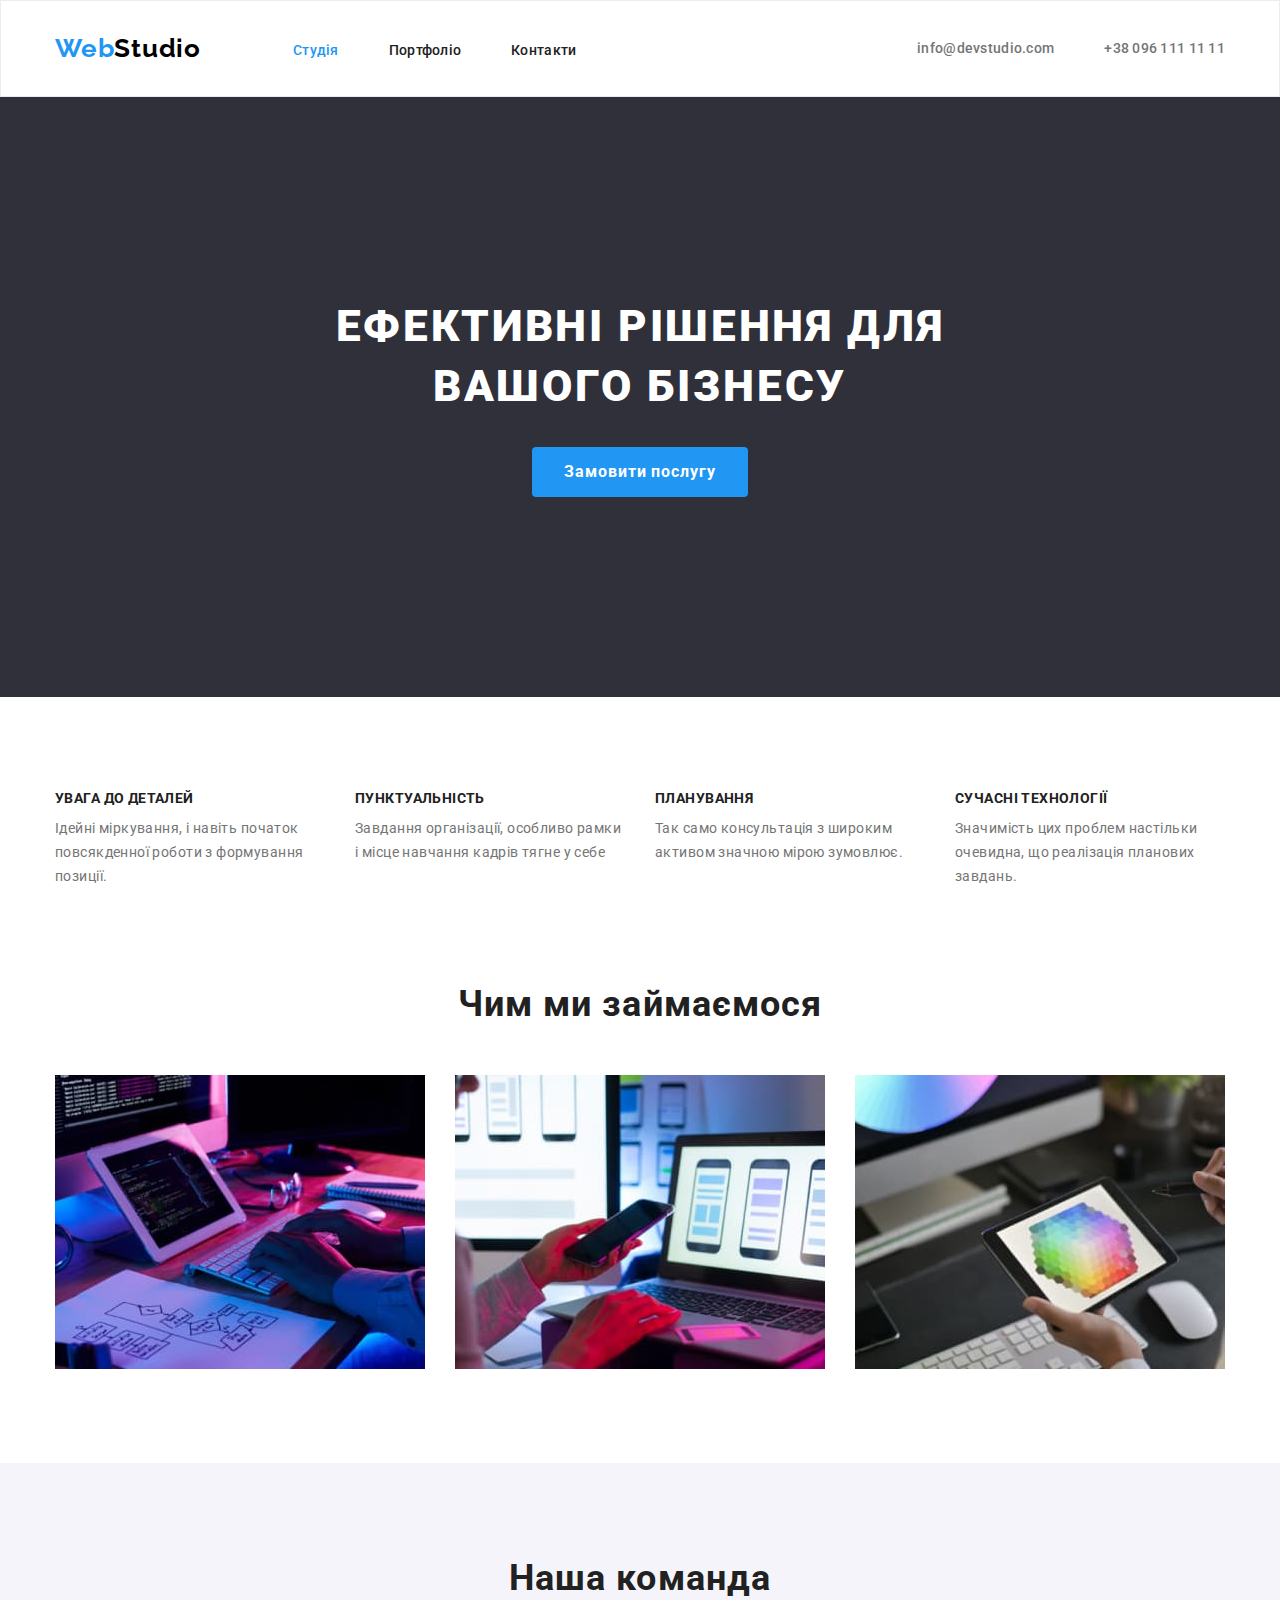
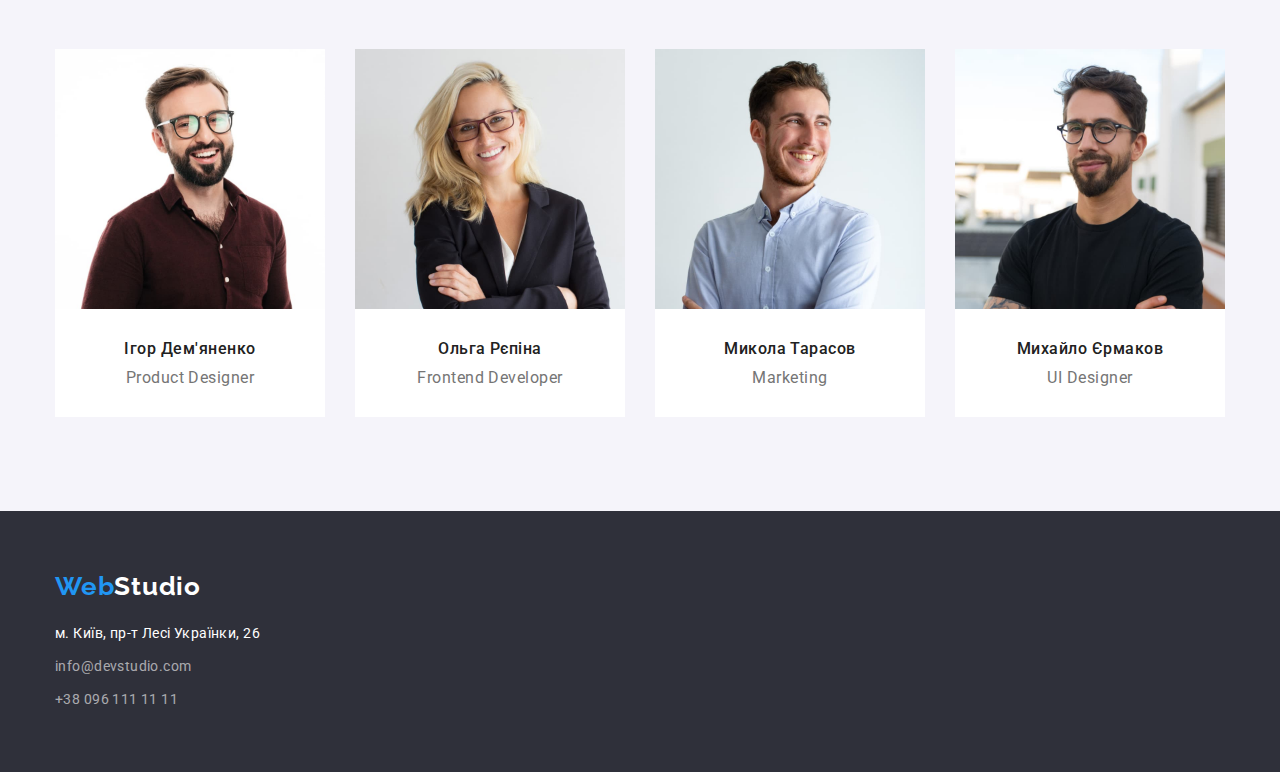
<file: index.html>
<!DOCTYPE html>
<html lang="uk">
  <head>
    <meta charset="UTF-8" />
    <meta http-equiv="X-UA-Compatible" content="IE=edge" />
    <meta name="viewport" content="width=device-width, initial-scale=1.0" />
    <title>Document</title>
    <link rel="preconnect" href="https://fonts.googleapis.com" />
    <link rel="preconnect" href="https://fonts.gstatic.com" crossorigin />
    <link
      href="https://fonts.googleapis.com/css2?family=Raleway:wght@700&family=Roboto:wght@400;500;700;900&display=swap"
      rel="stylesheet"
    />
    <link
      rel="stylesheet"
      href="https://cdnjs.cloudflare.com/ajax/libs/modern-normalize/1.1.0/modern-normalize.min.css"
    />
    <link rel="stylesheet" href="./css/styles.css" />
  </head>
  <body>
    <header class="header">
      <div class="container header-container">
        <nav class="header-nav">
          <a href="./index.html" class="logo link">
            <span class="logoaccent">Web</span>Studio</a
          >
          <ul class="site-nav list">
            <li><a href="./index.html" class="link current">Студія</a></li>
            <li><a href="./portfolio.html" class="link">Портфоліо</a></li>
            <li><a href="" class="link">Контакти</a></li>
          </ul>
        </nav>
        <ul class="auth-nav list">
          <li>
            <a href="mailto:info@devstudio.com" class="link list auth-nav-mail"
              >info@devstudio.com</a
            >
          </li>
          <li>
            <a href="tel:+380961111111" class="link list">+38 096 111 11 11</a>
          </li>
        </ul>
      </div>
    </header>
    <main>
      <section class="hero">
        <div class="container">
          <h1 class="hero-title">Ефективні рішення для вашого бізнесу</h1>
          <button type="button" class="hero-button">Замовити послугу</button>
        </div>
      </section>
      <section class="section features">
        <div class="container">
          <h2 class="section-title visually-hidden">Переваги</h2>
          <ul class="feature-list list">
            <li>
              <h3 class="feature-list-title">Увага до деталей</h3>
              <p class="feature-list-txt">
                Ідейні міркування, і навіть початок повсякденної роботи з
                формування позиції.
              </p>
            </li>
            <li>
              <h3 class="feature-list-title">Пунктуальність</h3>
              <p class="feature-list-txt">
                Завдання організації, особливо рамки і місце навчання кадрів
                тягне у себе
              </p>
            </li>
            <li>
              <h3 class="feature-list-title">Планування</h3>
              <p class="feature-list-txt">
                Так само консультація з широким активом значною мірою зумовлює.
              </p>
            </li>
            <li>
              <h3 class="feature-list-title">Сучасні технології</h3>
              <p class="feature-list-txt">
                Значимість цих проблем настільки очевидна, що реалізація
                планових завдань.
              </p>
            </li>
          </ul>
        </div>
      </section>
      <section class="section works">
        <div class="container">
          <h2 class="section-title work-title">Чим ми займаємося</h2>
          <ul class="work-list list">
            <li>
              <img
                src="./images/box1.jpg"
                alt="Руки на клавіатурі"
                width="370"
              />
            </li>
            <li>
              <img src="./images/box2.jpg" alt="Руки з телефоном" width="370" />
            </li>
            <li>
              <img src="./images/box3.jpg" alt="Руки з планшетом" width="370" />
            </li>
          </ul>
        </div>
      </section>
      <section class="section team-section">
        <div class="container">
          <h2 class="section-title">Наша команда</h2>
          <ul class="team-list list">
            <li>
              <img
                class="team-list-img"
                src="./images/demianenko.jpg"
                alt="хлопець в бордовій сорочці"
                width="270"
              />
              <div class="team-sign">
                <h3 class="section-title">Ігор Дем'яненко</h3>
                <p lang="en">Product Designer</p>
              </div>
            </li>
            <li>
              <img
                class="team-list-img"
                src="./images/repina.jpg"
                alt="Дівчина в окулярах"
                width="270"
              />
              <div class="team-sign">
                <h3 class="section-title">Ольга Рєпіна</h3>
                <p lang="en">Frontend Developer</p>
              </div>
            </li>
            <li>
              <img
                class="team-list-img"
                src="./images/tarasov.jpg"
                alt="хлопець в білій сорочці"
                width="270"
              />
              <div class="team-sign">
                <h3 class="section-title">Микола Тарасов</h3>
                <p lang="en">Marketing</p>
              </div>
            </li>
            <li>
              <img
                class="team-list-img"
                src="./images/ermakov.jpg"
                alt="хлопець в окулярах"
                width="270"
              />
              <div class="team-sign">
                <h3 class="section-title">Михайло Єрмаков</h3>
                <p lang="en">UI Designer</p>
              </div>
            </li>
          </ul>
        </div>
      </section>
    </main>
    <footer class="footer">
      <div class="container">
        <a href="./index.html" class="logo link">
          <span class="logoaccent">Web</span>Studio
        </a>
        <address>
          <ul class="footer-list list">
            <li class="footer-list-item">
              <a
                href="https://goo.gl/maps/CPtrU1FHBa2aNyZL9"
                target="_blank"
                rel="noopener noreferrer nofollow"
                class="link"
                >м. Київ, пр-т Лесі Українки, 26</a
              >
            </li>
            <li class="footer-list-item">
              <a href="mailto:info@devstudio.com" class="link mail"
                >info@devstudio.com</a
              >
            </li>
            <li class="footer-list-item">
              <a href="tel:+380961111111" class="link tel">+38 096 111 11 11</a>
            </li>
          </ul>
        </address>
      </div>
    </footer>
  </body>
</html>
</file>
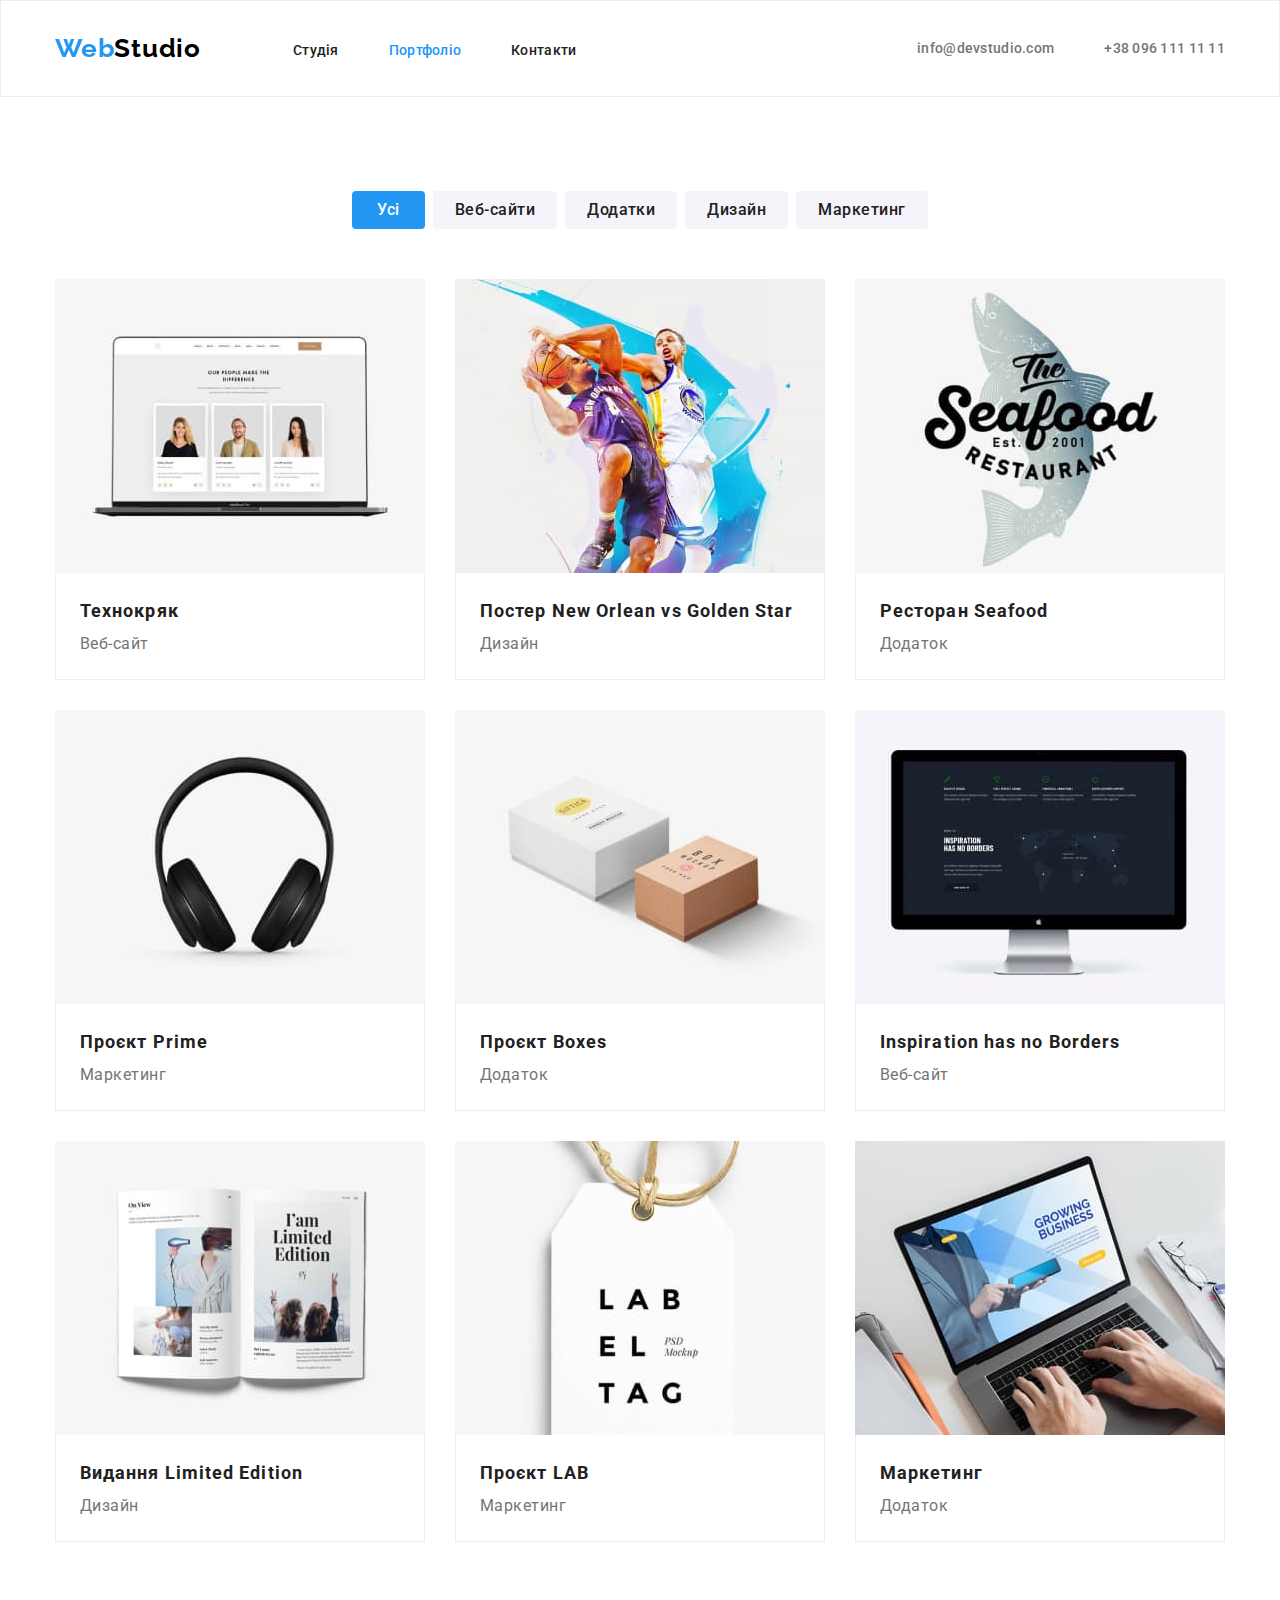
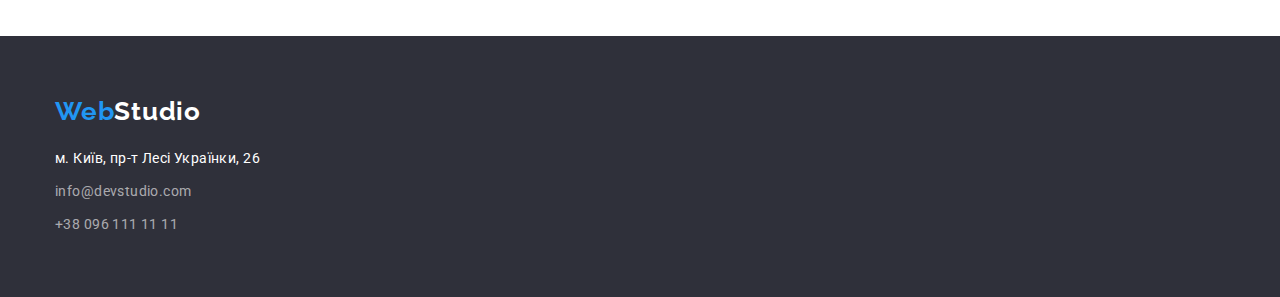
<file: portfolio.html>
<!DOCTYPE html>
<html lang="uk">
  <head>
    <meta charset="UTF-8" />
    <meta http-equiv="X-UA-Compatible" content="IE=edge" />
    <meta name="viewport" content="width=device-width, initial-scale=1.0" />
    <title>Document</title>
    <link rel="preconnect" href="https://fonts.googleapis.com" />
    <link rel="preconnect" href="https://fonts.gstatic.com" crossorigin />
    <link
      href="https://fonts.googleapis.com/css2?family=Raleway:wght@700&family=Roboto:wght@400;500;700;900&display=swap"
      rel="stylesheet"
    />
    <link
      rel="stylesheet"
      href="https://cdnjs.cloudflare.com/ajax/libs/modern-normalize/1.1.0/modern-normalize.min.css"
    />
    <link rel="stylesheet" href="./css/styles.css" />
  </head>
  <body>
    <header class="header">
      <div class="container header-container">
        <nav class="header-nav">
          <a href="./index.html" class="logo link">
            <span class="logoaccent">Web</span>Studio</a
          >

          <ul class="site-nav list">
            <li><a href="./index.html" class="link">Студія</a></li>
            <li>
              <a href="./portfolio.html" class="link current">Портфоліо</a>
            </li>
            <li><a href="" class="link">Контакти</a></li>
          </ul>
        </nav>
        <ul class="auth-nav list">
          <li>
            <a href="mailto:info@devstudio.com" class="link listauth-nav-mail"
              >info@devstudio.com</a
            >
          </li>
          <li>
            <a href="tel:+380961111111" class="link list">+38 096 111 11 11</a>
          </li>
        </ul>
      </div>
    </header>
    <main>
      <h1 class="visually-hidden">Портфоліо</h1>
      <section class="section">
        <div class="container">
          <h2 class="visually-hidden">Фільтр</h2>
          <ul class="list filter-list">
            <li>
              <button type="button" class="filter-button current">Усі</button>
            </li>
            <li>
              <button type="button" class="filter-button">Веб-сайти</button>
            </li>
            <li>
              <button type="button" class="filter-button">Додатки</button>
            </li>
            <li><button type="button" class="filter-button">Дизайн</button></li>
            <li>
              <button type="button" class="filter-button">Маркетинг</button>
            </li>
          </ul>
          <h2 class="visually-hidden">Галерея</h2>
          <ul class="list gallery-container">
            <li class="gallery-card">
              <a href="" class="link">
                <img class="gallery-card-img"
                  src="./images/tehnokryak.jpg"
                  alt="Фото команди проекту"
                  width="370"
                />
                <div class="gallery-card-sign">
                <h3 class="gallery-card-title">Технокряк</h3>
                <p class="gallery-card-txt">Веб-сайт</p></a
              >
              </div>
            </li>
            <li class="gallery-card">
              <a href="" class="link">
                <img class="gallery-card-img"
                  src="./images/poster.jpg"
                  alt="Два баскетболіста"
                  width="370"
                />
                <div class="gallery-card-sign">
                <h3 class="gallery-card-title">
                  Постер New Orlean vs Golden Star
                </h3>
                <p class="gallery-card-txt">Дизайн</p></a
              >
              </div>
            </li>
            <li class="gallery-card">
              <a href="" class="link">
                <img class="gallery-card-img" src="./images/seafood.jpg" alt="Логотип ресторану" width="370"/>
                <div class="gallery-card-sign">
                <h3 class="gallery-card-title">Ресторан Seafood</h3>
                <p class="gallery-card-txt">Додаток</p></a
              >
              </div>
            </li>
            <li class="gallery-card">
              <a href="" class="link">
                <img class="gallery-card-img"src="./images/prime.jpg" alt="Навушники" width="370" />
                <div class="gallery-card-sign">
                <h3 class="gallery-card-title">Проєкт Prime</h3>
                <p class="gallery-card-txt">Маркетинг</p></a
              >
            </div>
            </li>
            <li class="gallery-card">
              <a href="" class="link">
                <img class="gallery-card-img" src="./images/boxes.jpg" alt="Дві коробки" width="370" />
                <div class="gallery-card-sign">
                <h3 class="gallery-card-title">Проєкт Boxes</h3>
                <p class="gallery-card-txt">Додаток</p></a
              >
              </div>
            </li>
            <li class="gallery-card">
              <a href="" class="link">
                <img class="gallery-card-img"
                  src="./images/inspiration.jpg"
                  alt="Мапа на сторінці сайту"
                  width="370"
                />
                <div class="gallery-card-sign">
                <h3 class="gallery-card-title">Inspiration has no Borders</h3>
                <p class="gallery-card-txt">Веб-сайт</p></a
              >
              </div>
            </li>
            <li>
              <a href="" class="link">
                <img class="gallery-card-img"
                  src="./images/magazine.jpg"
                  alt="Розгорнутий журнал"
                  width="370"
                />
                <div class="gallery-card-sign">
                <h3 class="gallery-card-title">Видання Limited Edition</h3>
                <p class="gallery-card-txt">Дизайн</p></a
              >
              </div>
            </li>
            <li>
              <a href="" class="link">
                <img class="gallery-card-img" src="./images/label.jpg" alt="Етикетка" width="370" />
                <div class="gallery-card-sign">
                <h3 class="gallery-card-title">Проєкт LAB</h3>
                <p class="gallery-card-txt">Маркетинг</p></a
              >
              </div>
            </li>
            <li class="gallery-card">
              <a href="" class="link">
                <img class="gallery-card-img"
                  src="./images/business.jpg"
                  alt="Руки на клавіатурі"
                  width="370"
                />
              <div class="gallery-card-sign">
                <h3 class="gallery-card-title">Маркетинг</h3>
                <p class="gallery-card-txt">Додаток</p></a
              >
              </div>
            </li>
          </ul>
        </div>
      </section>
    </main>
    <footer class="footer">
      <div class="container">
      <a href="./index.html" class="logo link">
        <span class="logoaccent">Web</span>Studio
      </a>
      <address>
        <ul class="footer-list list">
          <li class="footer-list-item">
            <a
              href="https://goo.gl/maps/CPtrU1FHBa2aNyZL9"
              target="_blank"
              rel="noopener noreferrer nofollow"
              class="link address"
              >м. Київ, пр-т Лесі Українки, 26</a
            >
          </li>
          <li class="footer-list-item">
            <a href="mailto:info@devstudio.com" class="link mail"
              >info@devstudio.com</a
            >
          </li>
          <li class="footer-list-item">
            <a href="tel:+380961111111" class="link tel">+38 096 111 11 11</a>
          </li>
        </ul>
        </div>
      </address>
    </footer>
  </body>
</html>
</file>
<file: css/styles.css>
/*акцент #2196F3*/
/*основной цвет текста #757575*/
/*цвет заголовков #212121 */
/*белый #FFFFFF */
/*переменный цвет фона #F5F4FA*/
/*альтернативный цвет фона #2F303A*/
html {
  box-sizing: border-box;
}
*,
*::before,
*::after {
  box-sizing: inherit;
}
:root {
  --color-accent: #2196f3;
  --primary-text-color: #757575;
  --secondary-text-color: #212121;
  --text-white: #ffffff;
  --text-black: #000000;
  --footer-mail-tel: rgba(255, 255, 255, 0.6);
  --bcg-main: #ffffff;
  --bcg-secondary: #f5f4fa;
  --bcg-dark: #2f303a;
  --bcg-btn-hover: #188ce8;
}
p,
h1,
h2,
h3,
h4,
h5,
h6 {
  margin: 0;
}
ul,
ol {
  margin: 0;
  padding-left: 0;
}
img {
  display: block;
}
button {
  cursor: pointer;
}
address {
  font-style: normal;
}
img {
  display: block;
  max-width: 100%;
  height: auto;
}
body {
  background-color: var(--bcg-main);
  color: var(--primary-text-color);
  font-family: Roboto, sans-serif;
}
.list {
  list-style: none;
}
.link {
  text-decoration: none;
}
.container {
  width: 1200px;
  padding-left: 15px;
  padding-right: 15px;
  margin: 0 auto;
}
.header {
  padding-top: 32px;
  padding-bottom: 32px;
  border: 1px solid #ececec;
}
/* Site nav */
.header-container {
  display: flex;
  align-items: center;
}
.header-nav {
  display: flex;
  align-items: center;
}
.logo {
  font-family: "Raleway", sans-serif;
  font-weight: 700;
  font-size: 26px;
  line-height: 1.19;
  letter-spacing: 0.03em;
  color: var(--text-black);
  width: 145px;
  height: 31px;
  margin-right: 93px;
}
.logoaccent {
  font-family: "Raleway", sans-serif;
  font-weight: 700;
  font-size: 26px;
  line-height: 1.19;
  letter-spacing: 0.03em;
  color: var(--color-accent);
}
.site-nav {
  display: flex;
  gap: 50px;
  width: 281px;
  height: 16px;
}
.site-nav .link {
  font-weight: 500;
  font-size: 14px;
  line-height: 1.14;
  letter-spacing: 0.02em;
  color: var(--secondary-text-color);
}
.site-nav .link:hover,
.site-nav .link:focus {
  color: var(--color-accent);
}
.site-nav .link.current {
  color: var(--color-accent);
}
/* Site auth */
.auth-nav {
  display: flex;
  align-items: center;
  margin-left: auto;
  gap: 50px;
}
.auth-nav .link {
  font-weight: 500;
  font-size: 14px;
  line-height: 1.14;
  letter-spacing: 0.02em;
  color: var(--primary-text-color);
}
.auth-nav .link:hover,
.auth-nav .link:focus {
  color: var(--color-accent);
}
.auth-nav-mail {
  min-width: 135px;
  height: 16px;
}
/* Hero */
.hero {
  background-color: var(--bcg-dark);
  color: var(--text-white);
  padding-top: 200px;
  padding-bottom: 200px;
}
.hero-title {
  font-weight: 900;
  font-size: 44px;
  line-height: 1.36;
  text-align: center;
  letter-spacing: 0.06em;
  text-transform: uppercase;
  width: 696px;
  height: 120px;
  margin: 0 auto 30px;
}
.hero-button {
  display: block;
  font-family: inherit;
  font-weight: 700;
  font-size: 16px;
  line-height: 1.88;
  letter-spacing: 0.06em;
  background-color: var(--color-accent);
  color: var(--text-white);
  border: none;
  border-radius: 4px;
  min-width: 216px;
  height: 50px;
  margin: 0 auto;
}
.hero-button:hover,
.hero-button:focus {
  background-color: var(--bcg-btn-hover);
  color: var(--text-white);
}
/* Section */
.section {
  background-color: var(--bcg-main);
  padding-top: 94px;
  padding-bottom: 94px;
}
.section-title {
  color: var(--secondary-text-color);
}
/* Features */
.feature-list {
  display: flex;
  gap: 30px;
}
.feature-list > li {
  width: 270px;
}
.visually-hidden {
  position: absolute;
  white-space: nowrap;
  width: 1px;
  height: 1px;
  overflow: hidden;
  border: 0;
  padding: 0;
  clip: rect(0 0 0 0);
  clip-path: inset(50%);
  margin: -1px;
}
.feature-list-title {
  font-weight: 700;
  font-size: 14px;
  line-height: 1.14;
  letter-spacing: 0.03em;
  text-transform: uppercase;
  color: var(--secondary-text-color);
  margin-bottom: 10px;
}
.feature-list-txt {
  font-size: 14px;
  line-height: 1.71;
  letter-spacing: 0.03em;

  color: var(--primary-text-color);
}

/* Works */
.works {
  padding-top: 0;
}
.work-title {
  font-weight: 700;
  font-size: 36px;
  line-height: 1.17;
  text-align: center;
  letter-spacing: 0.03em;
  margin-bottom: 50px;
}
.work-list {
  display: flex;
  gap: 30px;
}

/* Team */
.team-section {
  background-color: var(--bcg-secondary);
}
.team-section h2 {
  font-weight: 700;
  font-size: 36px;
  line-height: 1.17;
  text-align: center;
  letter-spacing: 0.03em;
  margin-bottom: 50px;
}
.team-list {
  display: flex;
  gap: 30px;
}
.team-list > li {
  background-color: var(--bcg-main);
}
.team-sign {
  padding-top: 30px;
  padding-bottom: 30px;
}
.team-list h3 {
  font-weight: 500;
  font-size: 16px;
  line-height: 1.19;
  text-align: center;
  letter-spacing: 0.03em;
  margin-bottom: 10px;
}
.team-list p {
  line-height: 1.19;
  text-align: center;
  letter-spacing: 0.03em;
}
/* Portfolio filter */
.filter-list {
  display: flex;
  align-items: center;
  justify-content: center;
  gap: 8px;
  margin-bottom: 50px;
}
.filter-button {
  background-color: var(--bcg-secondary);
  color: var(--secondary-text-color);
  font-family: inherit;
  font-weight: 500;
  font-size: 16px;
  line-height: 1.62;
  text-align: center;
  letter-spacing: 0.03em;
  border: none;
  border-radius: 4px;
  padding: 6px 22px;
}
.filter-button:hover,
.filter-button:focus {
  background-color: var(--color-accent);
  color: var(--text-white);
}
.filter-button.current {
  background-color: var(--color-accent);
  color: var(--text-white);
  padding: 6px 25px;
}
/* Portfolio gallery */
.gallery-container {
  display: flex;
  flex-wrap: wrap;
  flex-basis: calc((100%-60px) / 3);
  row-gap: 30px;
  column-gap: 30px;
}
.gallery-card {
  background-color: var(--bcg-main);
}
.gallery-card-sign{
  padding: 20px 24px;
  border-right: 1px solid #EEEEEE;
  border-bottom: 1px solid #EEEEEE;
  border-left: 1px solid #EEEEEE;
}
.gallery-card-title {
  font-weight: 700;
  font-size: 18px;
  line-height: 2;
  letter-spacing: 0.06em;
  color: var(--secondary-text-color);
}
.gallery-card-txt {
  line-height: 1.88;
  letter-spacing: 0.03em;
  color: var(--primary-text-color);
}
/* Footer */
.footer {
  background-color: var(--bcg-dark);
  padding-top: 60px;
  padding-bottom: 60px;
}
.footer .link {
  font-style: normal;
  font-size: 14px;
  line-height: 1.71;
  letter-spacing: 0.03em;
  color: var(--text-white);
}
.footer .link:hover,
.footer .link:focus {
  color: var(--color-accent);
}
.footer .logo {
  font-family: "Raleway", sans-serif;
  font-weight: 700;
  font-size: 26px;
  line-height: 1.19;
  letter-spacing: 0.03em;
  color: var(--text-white);
  display: block;
  margin-right: 0;
  margin-bottom: 20px;
}
.footer-list .address {
  display: inline-block;
}
.footer-list .footer-list-item:not(:last-child) {
  margin-bottom: 9px;
}
.footer-list .mail {
  color: var(--footer-mail-tel);
  display: inline-block;
}
.footer-list .tel {
  color: var(--footer-mail-tel);
}
</file>
